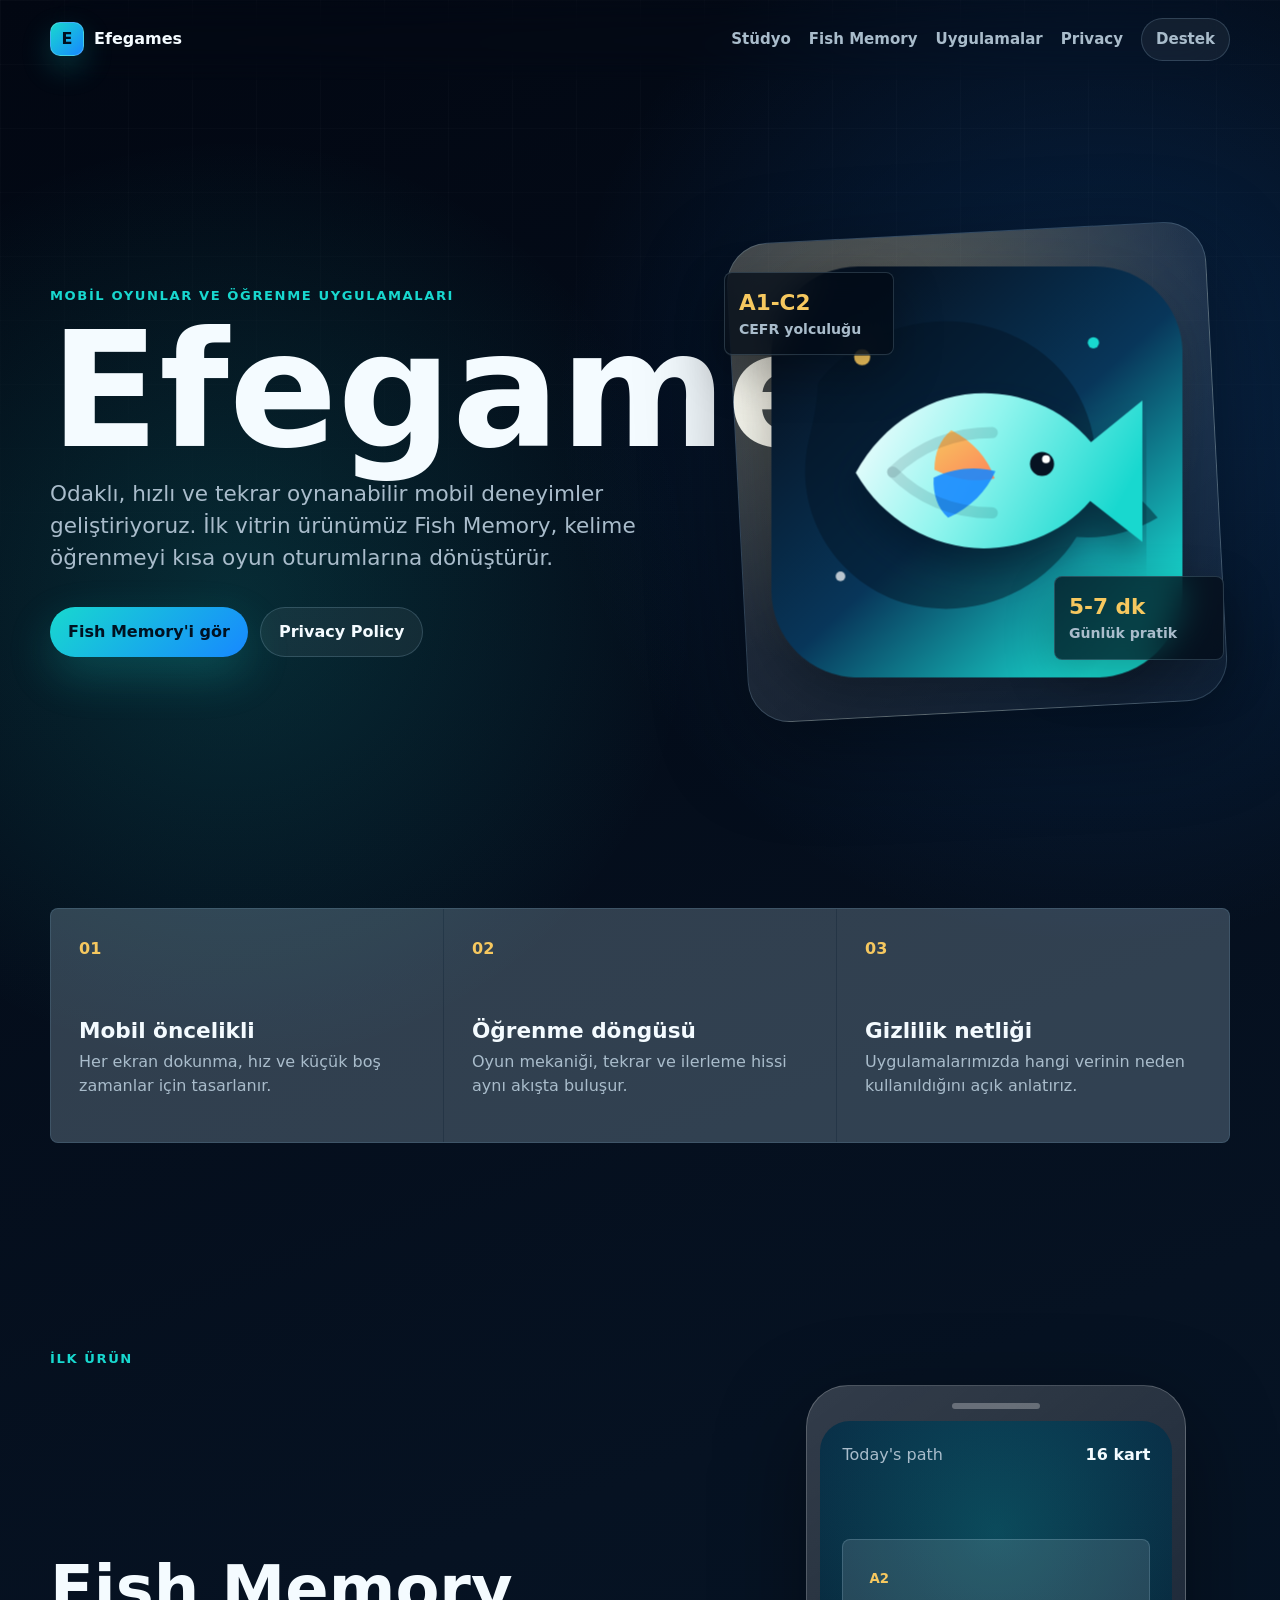
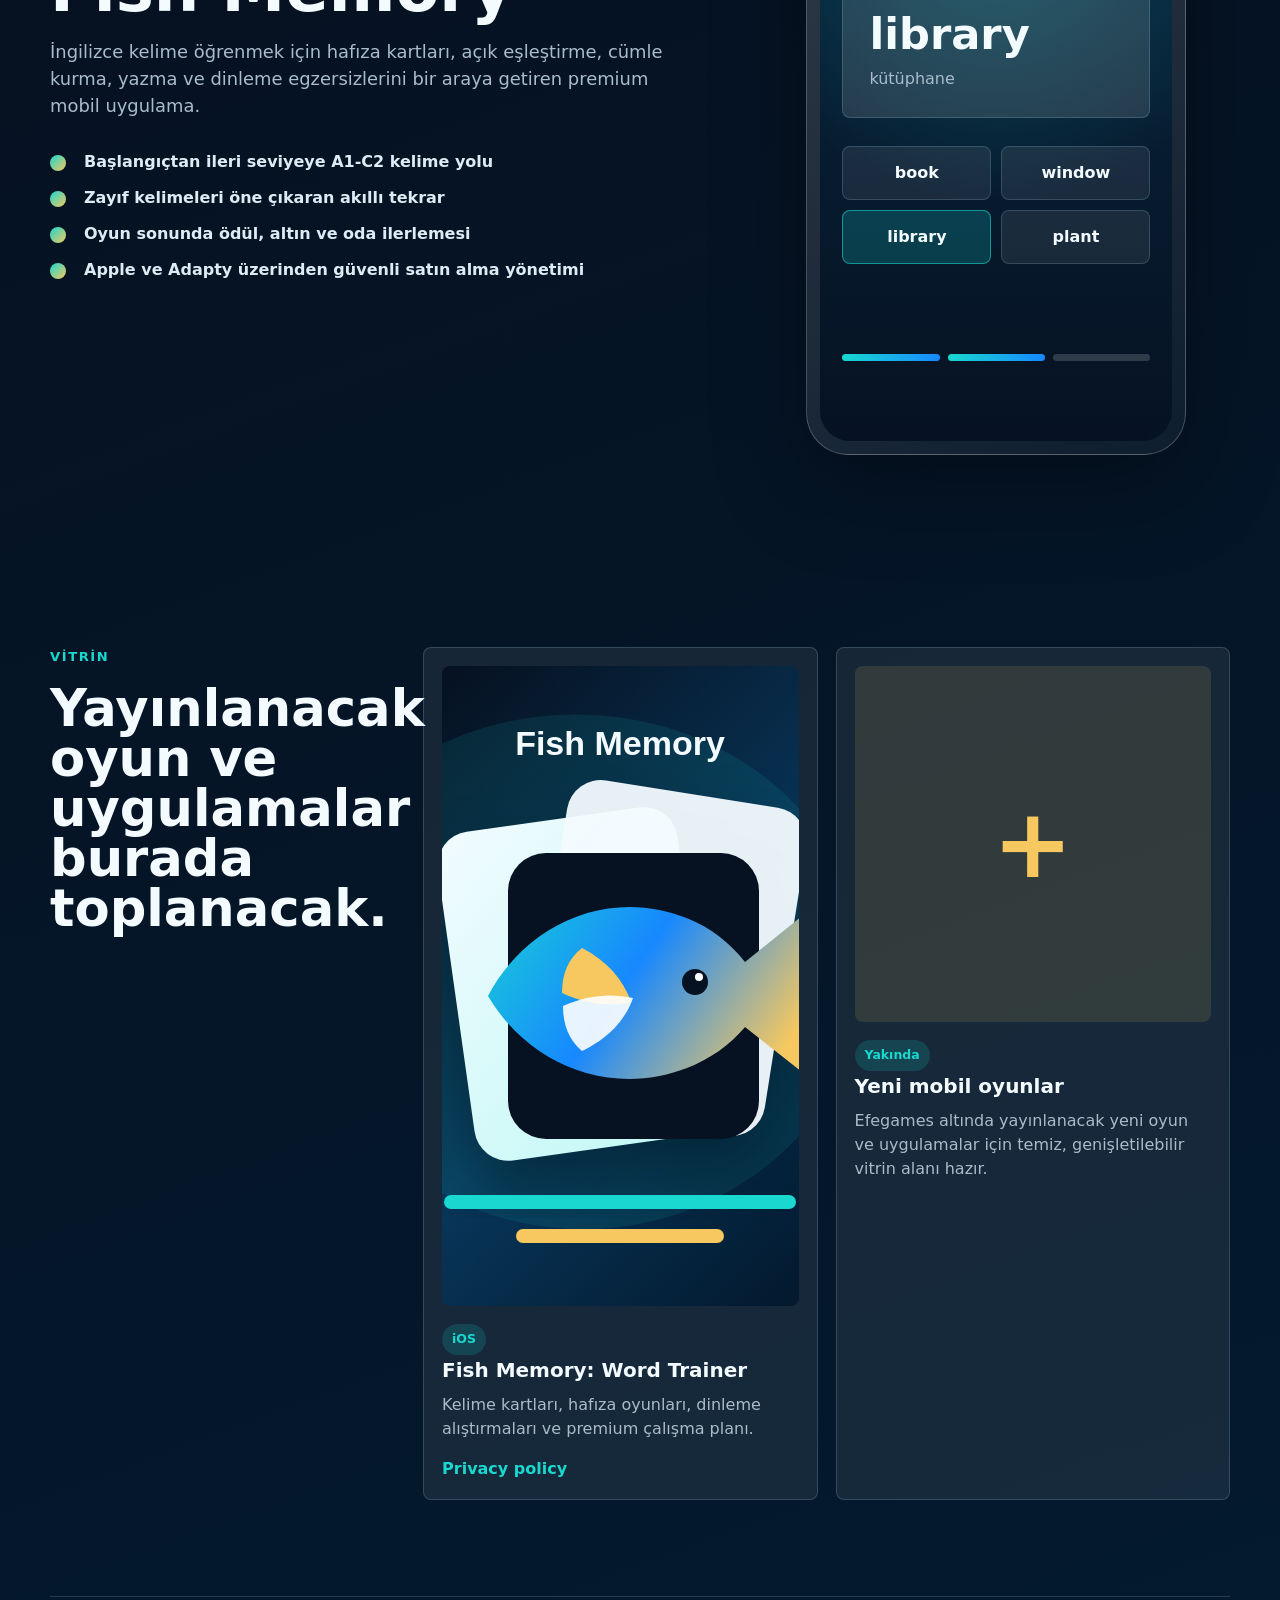
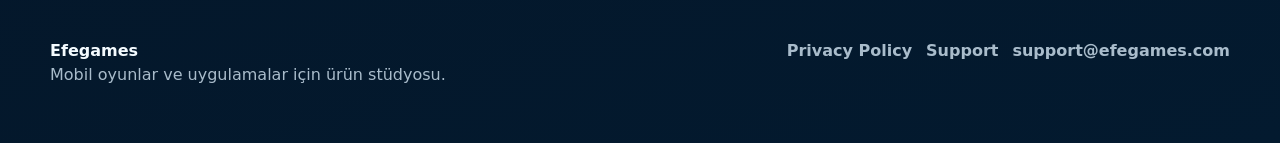
<file: index.html>
<!doctype html>
<html lang="tr">
<head>
  <meta charset="utf-8">
  <meta name="viewport" content="width=device-width, initial-scale=1">
  <title>Efegames | Mobil oyun ve uygulama stüdyosu</title>
  <meta name="description" content="Efegames mobil oyunlar ve öğrenme uygulamaları geliştirir. İlk ürünümüz Fish Memory ile kelime öğrenmeyi kısa, akıllı ve oyun gibi hissettiren oturumlara dönüştürüyoruz.">
  <meta name="theme-color" content="#061222">
  <link rel="icon" type="image/svg+xml" href="data:image/svg+xml,%3Csvg xmlns='http://www.w3.org/2000/svg' viewBox='0 0 64 64'%3E%3Crect width='64' height='64' rx='14' fill='%23061222'/%3E%3Cpath d='M13 32c8-13 23-17 37-8l8-7v30l-8-7c-14 9-29 5-37-8Z' fill='%2318d8cf'/%3E%3Cpath d='M25 23h13a9 9 0 0 1 0 18H25a9 9 0 0 1 0-18Z' fill='%23ffffff' opacity='.9'/%3E%3Ccircle cx='40' cy='32' r='3' fill='%23f6c85f'/%3E%3C/svg%3E">
  <link rel="preload" href="assets/fish-memory-icon.svg" as="image">
  <link rel="stylesheet" href="styles.css">
</head>
<body>
  <header class="site-header" data-header>
    <a class="brand" href="#top" aria-label="Efegames ana sayfa">
      <span class="brand-mark">E</span>
      <span>Efegames</span>
    </a>
    <nav class="main-nav" aria-label="Ana navigasyon">
      <a href="#studio">Stüdyo</a>
      <a href="#fish-memory">Fish Memory</a>
      <a href="#apps">Uygulamalar</a>
      <a href="privacy.html">Privacy</a>
      <a class="nav-pill" href="support.html">Destek</a>
    </nav>
  </header>

  <main id="top">
    <section class="hero" aria-labelledby="hero-title">
      <div class="hero-copy">
        <p class="eyebrow">Mobil oyunlar ve öğrenme uygulamaları</p>
        <h1 id="hero-title">Efegames</h1>
        <p class="hero-lede">Odaklı, hızlı ve tekrar oynanabilir mobil deneyimler geliştiriyoruz. İlk vitrin ürünümüz Fish Memory, kelime öğrenmeyi kısa oyun oturumlarına dönüştürür.</p>
        <div class="hero-actions">
          <a class="button primary" href="#fish-memory">Fish Memory'i gör</a>
          <a class="button ghost" href="privacy.html">Privacy Policy</a>
        </div>
      </div>

      <div class="hero-stage" aria-label="Fish Memory ürün vitrini">
        <div class="app-orbit">
          <img src="assets/fish-memory-icon.svg" alt="Fish Memory uygulama ikonu" width="512" height="512">
        </div>
        <div class="signal-card signal-one">
          <span>A1-C2</span>
          <strong>CEFR yolculuğu</strong>
        </div>
        <div class="signal-card signal-two">
          <span>5-7 dk</span>
          <strong>Günlük pratik</strong>
        </div>
      </div>
    </section>

    <section class="studio-strip" id="studio" aria-label="Efegames odak alanları">
      <article>
        <span class="metric">01</span>
        <h2>Mobil öncelikli</h2>
        <p>Her ekran dokunma, hız ve küçük boş zamanlar için tasarlanır.</p>
      </article>
      <article>
        <span class="metric">02</span>
        <h2>Öğrenme döngüsü</h2>
        <p>Oyun mekaniği, tekrar ve ilerleme hissi aynı akışta buluşur.</p>
      </article>
      <article>
        <span class="metric">03</span>
        <h2>Gizlilik netliği</h2>
        <p>Uygulamalarımızda hangi verinin neden kullanıldığını açık anlatırız.</p>
      </article>
    </section>

    <section class="product-section" id="fish-memory" aria-labelledby="fish-title">
      <div class="section-kicker">İlk ürün</div>
      <div class="product-grid">
        <div class="product-copy">
          <h2 id="fish-title">Fish Memory</h2>
          <p>İngilizce kelime öğrenmek için hafıza kartları, açık eşleştirme, cümle kurma, yazma ve dinleme egzersizlerini bir araya getiren premium mobil uygulama.</p>
          <ul class="feature-list">
            <li>Başlangıçtan ileri seviyeye A1-C2 kelime yolu</li>
            <li>Zayıf kelimeleri öne çıkaran akıllı tekrar</li>
            <li>Oyun sonunda ödül, altın ve oda ilerlemesi</li>
            <li>Apple ve Adapty üzerinden güvenli satın alma yönetimi</li>
          </ul>
        </div>
        <div class="phone-shell" aria-label="Fish Memory örnek ekranı">
          <div class="phone-top"></div>
          <div class="screen">
            <div class="screen-header">
              <span>Today's path</span>
              <strong>16 kart</strong>
            </div>
            <div class="word-card active">
              <small>A2</small>
              <span>library</span>
              <em>kütüphane</em>
            </div>
            <div class="choice-grid">
              <button type="button">book</button>
              <button type="button">window</button>
              <button type="button">library</button>
              <button type="button">plant</button>
            </div>
            <div class="progress-row">
              <span></span>
              <span></span>
              <span></span>
            </div>
          </div>
        </div>
      </div>
    </section>

    <section class="apps-section" id="apps" aria-labelledby="apps-title">
      <div>
        <p class="eyebrow">Vitrin</p>
        <h2 id="apps-title">Yayınlanacak oyun ve uygulamalar burada toplanacak.</h2>
      </div>
      <div class="app-card">
        <img src="assets/fish-memory-logo.svg" alt="Fish Memory logo görseli" width="640" height="640">
        <div>
          <span class="badge">iOS</span>
          <h3>Fish Memory: Word Trainer</h3>
          <p>Kelime kartları, hafıza oyunları, dinleme alıştırmaları ve premium çalışma planı.</p>
          <a href="privacy.html">Privacy policy</a>
        </div>
      </div>
      <div class="app-card muted-card">
        <div class="coming-mark">+</div>
        <div>
          <span class="badge">Yakında</span>
          <h3>Yeni mobil oyunlar</h3>
          <p>Efegames altında yayınlanacak yeni oyun ve uygulamalar için temiz, genişletilebilir vitrin alanı hazır.</p>
        </div>
      </div>
    </section>
  </main>

  <footer class="site-footer">
    <div>
      <strong>Efegames</strong>
      <p>Mobil oyunlar ve uygulamalar için ürün stüdyosu.</p>
    </div>
    <nav aria-label="Alt navigasyon">
      <a href="privacy.html">Privacy Policy</a>
      <a href="support.html">Support</a>
      <a href="mailto:support@efegames.com">support@efegames.com</a>
    </nav>
  </footer>

  <script src="site.js"></script>
</body>
</html>
</file>
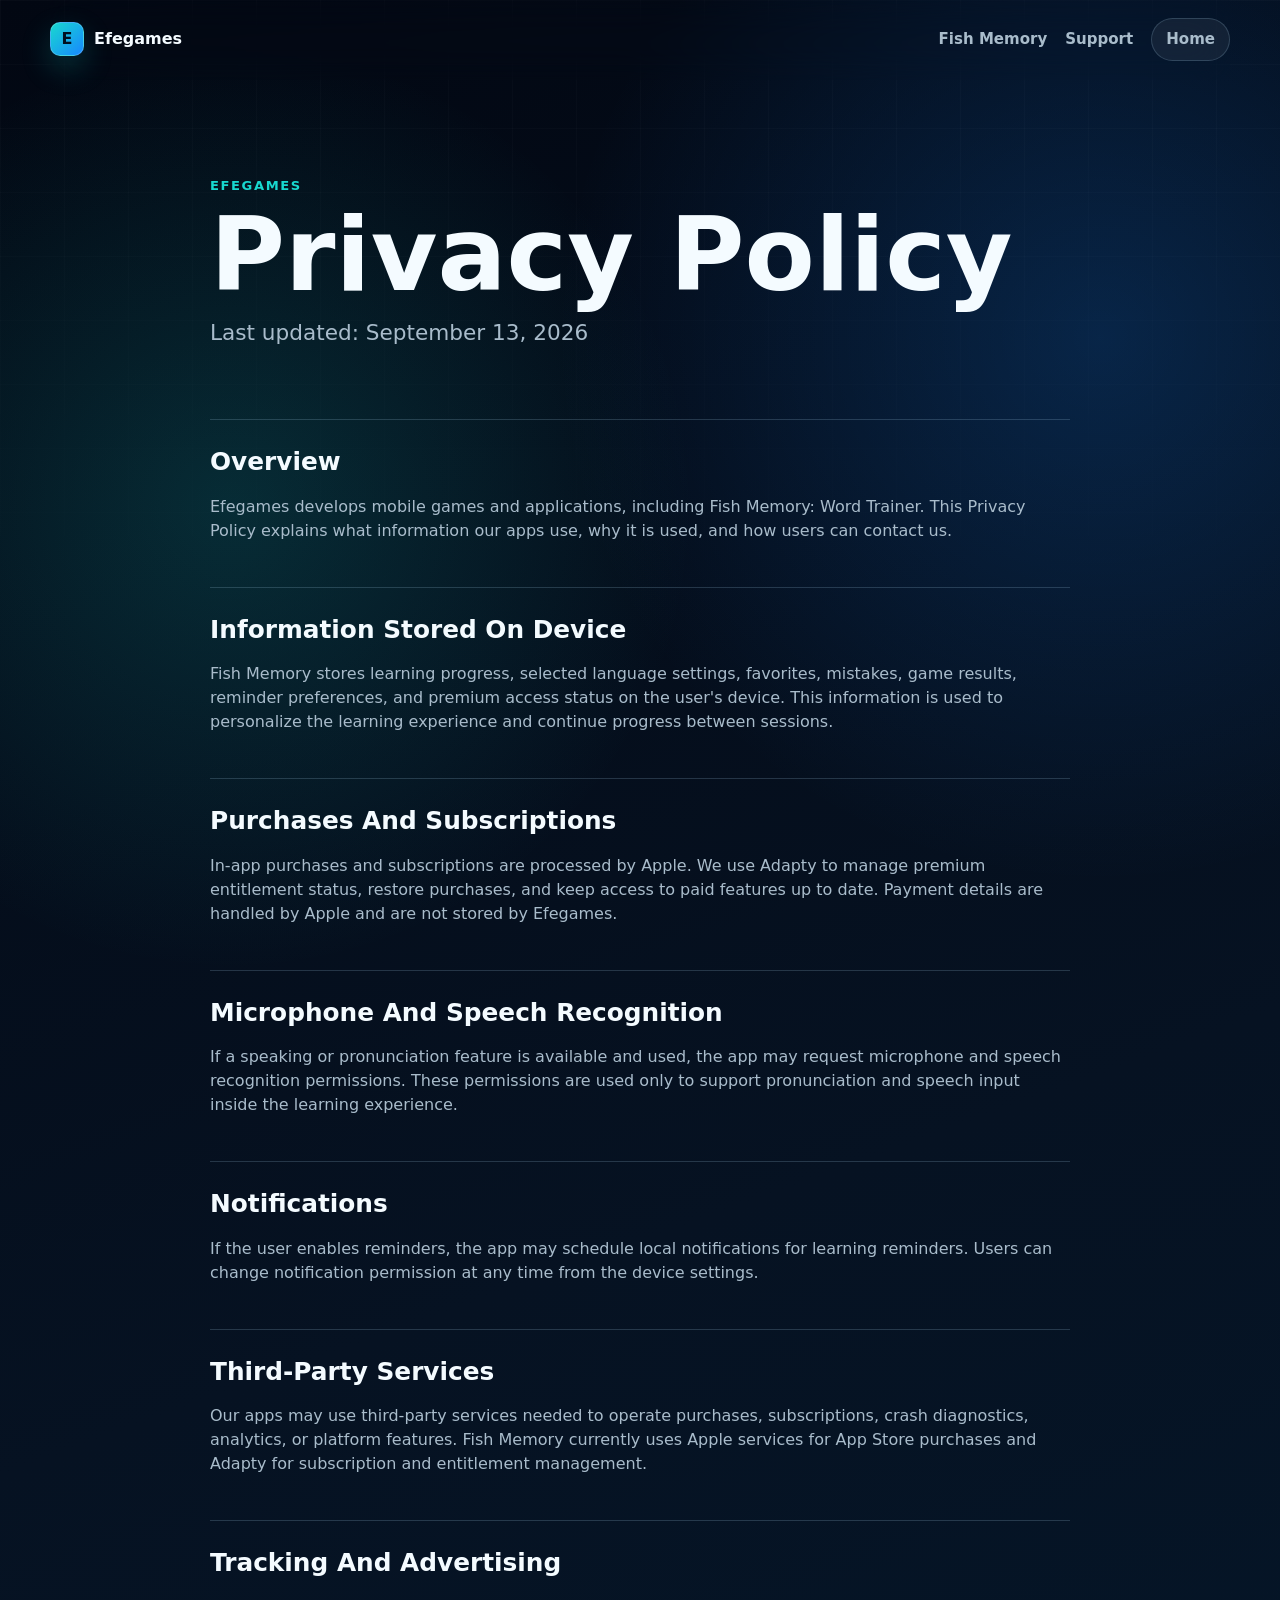
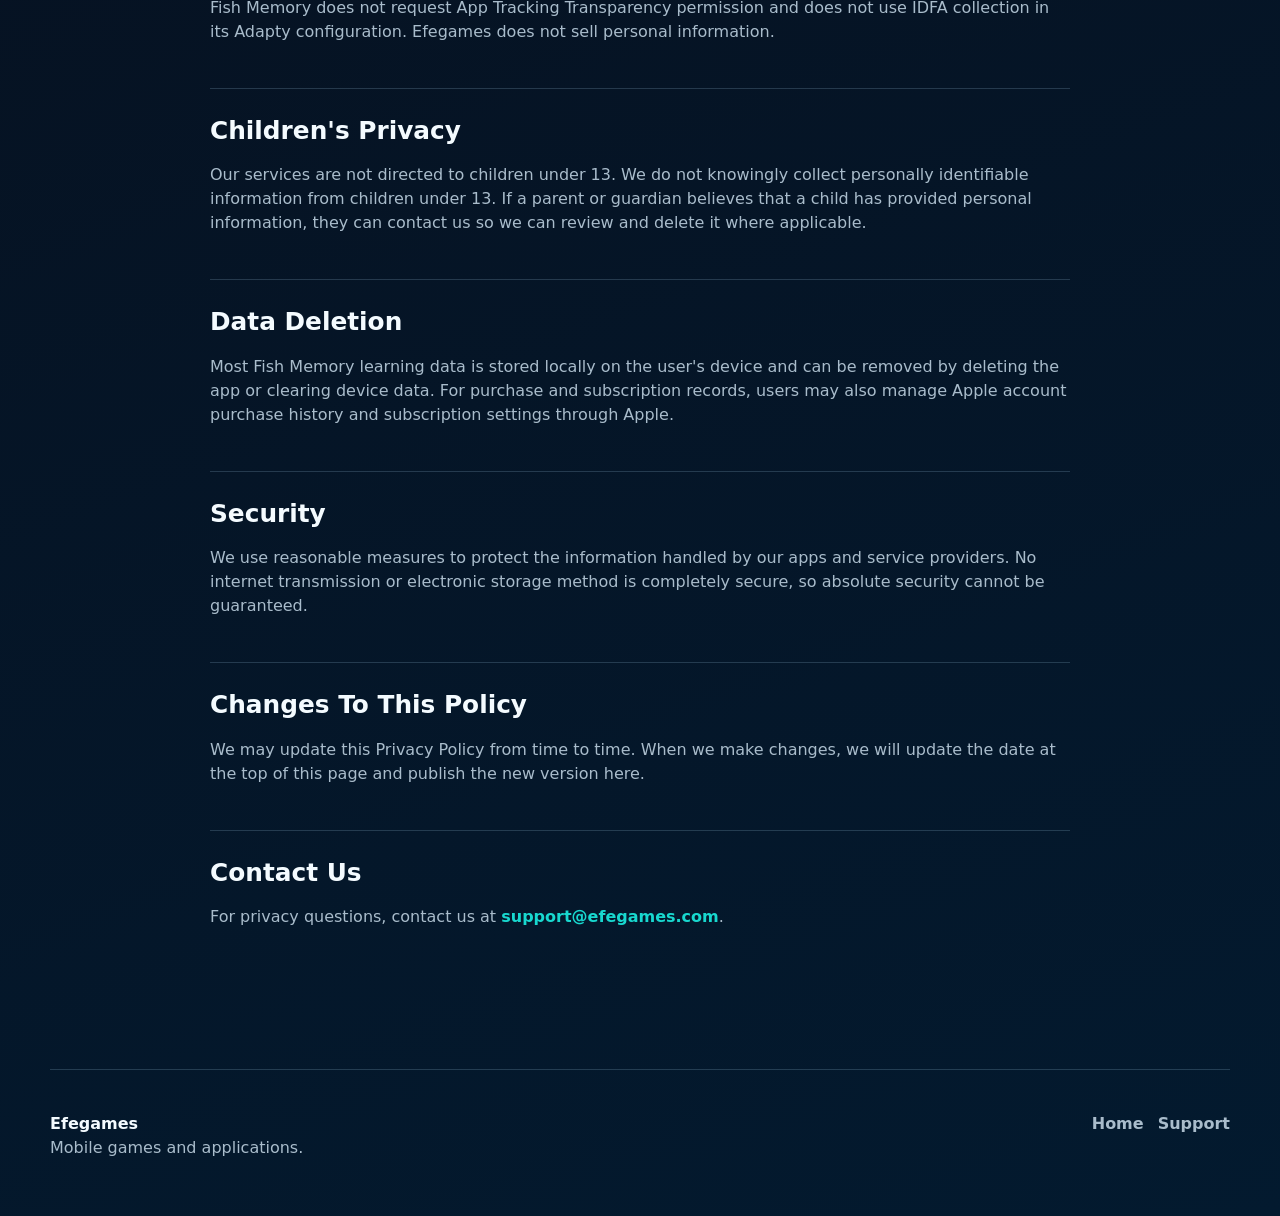
<file: privacy.html>
<!doctype html>
<html lang="en">
<head>
  <meta charset="utf-8">
  <meta name="viewport" content="width=device-width, initial-scale=1">
  <title>Privacy Policy | Efegames</title>
  <meta name="description" content="Privacy Policy for Efegames mobile games and applications, including Fish Memory.">
  <meta name="theme-color" content="#061222">
  <link rel="icon" type="image/svg+xml" href="data:image/svg+xml,%3Csvg xmlns='http://www.w3.org/2000/svg' viewBox='0 0 64 64'%3E%3Crect width='64' height='64' rx='14' fill='%23061222'/%3E%3Cpath d='M13 32c8-13 23-17 37-8l8-7v30l-8-7c-14 9-29 5-37-8Z' fill='%2318d8cf'/%3E%3Cpath d='M25 23h13a9 9 0 0 1 0 18H25a9 9 0 0 1 0-18Z' fill='%23ffffff' opacity='.9'/%3E%3Ccircle cx='40' cy='32' r='3' fill='%23f6c85f'/%3E%3C/svg%3E">
  <link rel="stylesheet" href="styles.css">
</head>
<body>
  <header class="site-header" data-header>
    <a class="brand" href="index.html" aria-label="Efegames home">
      <span class="brand-mark">E</span>
      <span>Efegames</span>
    </a>
    <nav class="main-nav" aria-label="Main navigation">
      <a href="index.html#fish-memory">Fish Memory</a>
      <a href="support.html">Support</a>
      <a class="nav-pill" href="index.html">Home</a>
    </nav>
  </header>

  <main class="legal-main">
    <section class="legal-hero">
      <p class="eyebrow">Efegames</p>
      <h1>Privacy Policy</h1>
      <p class="hero-lede">Last updated: September 13, 2026</p>
    </section>

    <article class="legal-copy">
      <section>
        <h2>Overview</h2>
        <p>Efegames develops mobile games and applications, including Fish Memory: Word Trainer. This Privacy Policy explains what information our apps use, why it is used, and how users can contact us.</p>
      </section>

      <section>
        <h2>Information Stored On Device</h2>
        <p>Fish Memory stores learning progress, selected language settings, favorites, mistakes, game results, reminder preferences, and premium access status on the user's device. This information is used to personalize the learning experience and continue progress between sessions.</p>
      </section>

      <section>
        <h2>Purchases And Subscriptions</h2>
        <p>In-app purchases and subscriptions are processed by Apple. We use Adapty to manage premium entitlement status, restore purchases, and keep access to paid features up to date. Payment details are handled by Apple and are not stored by Efegames.</p>
      </section>

      <section>
        <h2>Microphone And Speech Recognition</h2>
        <p>If a speaking or pronunciation feature is available and used, the app may request microphone and speech recognition permissions. These permissions are used only to support pronunciation and speech input inside the learning experience.</p>
      </section>

      <section>
        <h2>Notifications</h2>
        <p>If the user enables reminders, the app may schedule local notifications for learning reminders. Users can change notification permission at any time from the device settings.</p>
      </section>

      <section>
        <h2>Third-Party Services</h2>
        <p>Our apps may use third-party services needed to operate purchases, subscriptions, crash diagnostics, analytics, or platform features. Fish Memory currently uses Apple services for App Store purchases and Adapty for subscription and entitlement management.</p>
      </section>

      <section>
        <h2>Tracking And Advertising</h2>
        <p>Fish Memory does not request App Tracking Transparency permission and does not use IDFA collection in its Adapty configuration. Efegames does not sell personal information.</p>
      </section>

      <section>
        <h2>Children's Privacy</h2>
        <p>Our services are not directed to children under 13. We do not knowingly collect personally identifiable information from children under 13. If a parent or guardian believes that a child has provided personal information, they can contact us so we can review and delete it where applicable.</p>
      </section>

      <section>
        <h2>Data Deletion</h2>
        <p>Most Fish Memory learning data is stored locally on the user's device and can be removed by deleting the app or clearing device data. For purchase and subscription records, users may also manage Apple account purchase history and subscription settings through Apple.</p>
      </section>

      <section>
        <h2>Security</h2>
        <p>We use reasonable measures to protect the information handled by our apps and service providers. No internet transmission or electronic storage method is completely secure, so absolute security cannot be guaranteed.</p>
      </section>

      <section>
        <h2>Changes To This Policy</h2>
        <p>We may update this Privacy Policy from time to time. When we make changes, we will update the date at the top of this page and publish the new version here.</p>
      </section>

      <section>
        <h2>Contact Us</h2>
        <p>For privacy questions, contact us at <a href="mailto:support@efegames.com">support@efegames.com</a>.</p>
      </section>
    </article>
  </main>

  <footer class="site-footer">
    <div>
      <strong>Efegames</strong>
      <p>Mobile games and applications.</p>
    </div>
    <nav aria-label="Footer navigation">
      <a href="index.html">Home</a>
      <a href="support.html">Support</a>
    </nav>
  </footer>

  <script src="site.js"></script>
</body>
</html>
</file>
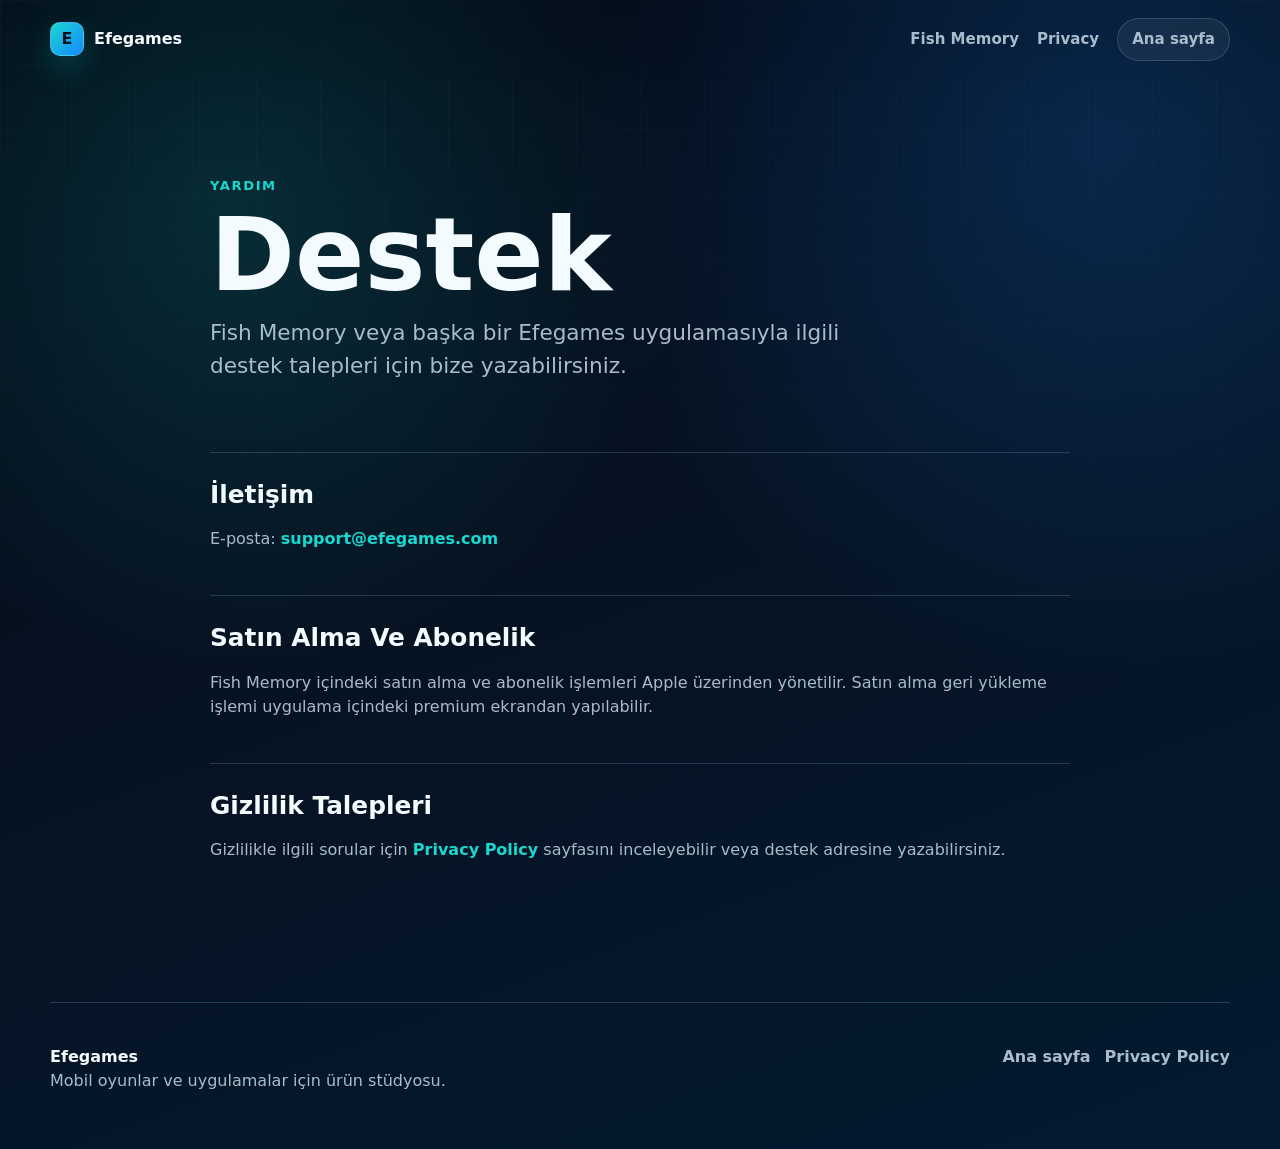
<file: support.html>
<!doctype html>
<html lang="tr">
<head>
  <meta charset="utf-8">
  <meta name="viewport" content="width=device-width, initial-scale=1">
  <title>Destek | Efegames</title>
  <meta name="description" content="Efegames ve Fish Memory için destek kanalları.">
  <meta name="theme-color" content="#061222">
  <link rel="icon" type="image/svg+xml" href="data:image/svg+xml,%3Csvg xmlns='http://www.w3.org/2000/svg' viewBox='0 0 64 64'%3E%3Crect width='64' height='64' rx='14' fill='%23061222'/%3E%3Cpath d='M13 32c8-13 23-17 37-8l8-7v30l-8-7c-14 9-29 5-37-8Z' fill='%2318d8cf'/%3E%3Cpath d='M25 23h13a9 9 0 0 1 0 18H25a9 9 0 0 1 0-18Z' fill='%23ffffff' opacity='.9'/%3E%3Ccircle cx='40' cy='32' r='3' fill='%23f6c85f'/%3E%3C/svg%3E">
  <link rel="stylesheet" href="styles.css">
</head>
<body>
  <header class="site-header" data-header>
    <a class="brand" href="index.html" aria-label="Efegames ana sayfa">
      <span class="brand-mark">E</span>
      <span>Efegames</span>
    </a>
    <nav class="main-nav" aria-label="Ana navigasyon">
      <a href="index.html#fish-memory">Fish Memory</a>
      <a href="privacy.html">Privacy</a>
      <a class="nav-pill" href="index.html">Ana sayfa</a>
    </nav>
  </header>

  <main class="legal-main">
    <section class="legal-hero">
      <p class="eyebrow">Yardım</p>
      <h1>Destek</h1>
      <p class="hero-lede">Fish Memory veya başka bir Efegames uygulamasıyla ilgili destek talepleri için bize yazabilirsiniz.</p>
    </section>

    <article class="legal-copy">
      <section>
        <h2>İletişim</h2>
        <p>E-posta: <a href="mailto:support@efegames.com">support@efegames.com</a></p>
      </section>

      <section>
        <h2>Satın Alma Ve Abonelik</h2>
        <p>Fish Memory içindeki satın alma ve abonelik işlemleri Apple üzerinden yönetilir. Satın alma geri yükleme işlemi uygulama içindeki premium ekrandan yapılabilir.</p>
      </section>

      <section>
        <h2>Gizlilik Talepleri</h2>
        <p>Gizlilikle ilgili sorular için <a href="privacy.html">Privacy Policy</a> sayfasını inceleyebilir veya destek adresine yazabilirsiniz.</p>
      </section>
    </article>
  </main>

  <footer class="site-footer">
    <div>
      <strong>Efegames</strong>
      <p>Mobil oyunlar ve uygulamalar için ürün stüdyosu.</p>
    </div>
    <nav aria-label="Alt navigasyon">
      <a href="index.html">Ana sayfa</a>
      <a href="privacy.html">Privacy Policy</a>
    </nav>
  </footer>

  <script src="site.js"></script>
</body>
</html>
</file>
<file: styles.css>
:root {
  color-scheme: dark;
  --bg: #061222;
  --bg-deep: #020712;
  --ink: #f4fbff;
  --muted: #a9bccb;
  --line: rgba(181, 226, 255, 0.18);
  --cyan: #18d8cf;
  --blue: #1788ff;
  --gold: #f6c85f;
  --coral: #ff7a59;
  --surface: rgba(255, 255, 255, 0.075);
  --surface-strong: rgba(255, 255, 255, 0.12);
  --shadow: 0 28px 90px rgba(0, 0, 0, 0.38);
}

* {
  box-sizing: border-box;
}

html {
  scroll-behavior: smooth;
}

body {
  margin: 0;
  background:
    radial-gradient(circle at 18% 18%, rgba(24, 216, 207, 0.16), transparent 29rem),
    radial-gradient(circle at 86% 12%, rgba(23, 136, 255, 0.2), transparent 34rem),
    linear-gradient(160deg, var(--bg-deep), var(--bg) 45%, #031a2f);
  color: var(--ink);
  font-family: Inter, ui-sans-serif, system-ui, -apple-system, BlinkMacSystemFont, "Segoe UI", sans-serif;
  line-height: 1.5;
  min-height: 100vh;
}

body::before {
  content: "";
  position: fixed;
  inset: 0;
  pointer-events: none;
  background-image:
    linear-gradient(rgba(255,255,255,0.035) 1px, transparent 1px),
    linear-gradient(90deg, rgba(255,255,255,0.035) 1px, transparent 1px);
  background-size: 64px 64px;
  mask-image: linear-gradient(to bottom, rgba(0,0,0,0.65), transparent 80%);
}

a {
  color: inherit;
  text-decoration: none;
}

.site-header {
  position: sticky;
  top: 0;
  z-index: 20;
  display: flex;
  align-items: center;
  justify-content: space-between;
  gap: 24px;
  width: min(1180px, calc(100% - 32px));
  margin: 0 auto;
  padding: 18px 0;
  backdrop-filter: blur(18px);
}

.brand {
  display: inline-flex;
  align-items: center;
  gap: 10px;
  font-weight: 800;
  letter-spacing: 0;
}

.brand-mark {
  display: grid;
  place-items: center;
  width: 34px;
  height: 34px;
  border: 1px solid rgba(255,255,255,0.2);
  border-radius: 10px;
  background: linear-gradient(135deg, var(--cyan), var(--blue));
  color: #001121;
  box-shadow: 0 12px 30px rgba(24, 216, 207, 0.22);
}

.main-nav {
  display: flex;
  align-items: center;
  gap: 18px;
  color: var(--muted);
  font-size: 0.94rem;
  font-weight: 650;
}

.main-nav a {
  transition: color 160ms ease, border-color 160ms ease, background 160ms ease;
}

.main-nav a:hover,
.main-nav a:focus-visible {
  color: var(--ink);
}

.nav-pill {
  border: 1px solid var(--line);
  border-radius: 999px;
  padding: 9px 14px;
  background: rgba(255,255,255,0.06);
}

main {
  width: min(1180px, calc(100% - 32px));
  margin: 0 auto;
}

.hero {
  min-height: calc(100vh - 72px);
  display: grid;
  grid-template-columns: minmax(0, 0.98fr) minmax(320px, 0.8fr);
  align-items: center;
  gap: 54px;
  padding: 48px 0 92px;
}

.eyebrow,
.section-kicker {
  margin: 0 0 16px;
  color: var(--cyan);
  font-size: 0.82rem;
  font-weight: 850;
  letter-spacing: 0.12em;
  text-transform: uppercase;
}

h1,
h2,
h3,
p {
  margin-top: 0;
}

h1 {
  margin-bottom: 18px;
  font-size: clamp(4.3rem, 14vw, 10rem);
  line-height: 0.86;
  letter-spacing: 0;
}

h2 {
  margin-bottom: 18px;
  font-size: clamp(2.2rem, 5vw, 4.8rem);
  line-height: 0.98;
  letter-spacing: 0;
}

h3 {
  margin-bottom: 8px;
  font-size: 1.25rem;
}

.hero-lede {
  max-width: 680px;
  color: var(--muted);
  font-size: clamp(1.08rem, 2vw, 1.35rem);
}

.hero-actions {
  display: flex;
  flex-wrap: wrap;
  gap: 12px;
  margin-top: 32px;
}

.button {
  display: inline-flex;
  align-items: center;
  justify-content: center;
  min-height: 46px;
  border-radius: 999px;
  padding: 12px 18px;
  font-weight: 800;
}

.button.primary {
  background: linear-gradient(135deg, var(--cyan), var(--blue));
  color: #001121;
  box-shadow: 0 18px 45px rgba(24, 216, 207, 0.22);
}

.button.ghost {
  border: 1px solid var(--line);
  background: rgba(255,255,255,0.06);
  color: var(--ink);
}

.hero-stage {
  position: relative;
  display: grid;
  place-items: center;
  min-height: 540px;
}

.app-orbit {
  position: relative;
  width: min(100%, 480px);
  aspect-ratio: 1;
  border: 1px solid var(--line);
  border-radius: 42px;
  background:
    linear-gradient(145deg, rgba(255,255,255,0.16), rgba(255,255,255,0.04)),
    radial-gradient(circle at 34% 26%, rgba(246, 200, 95, 0.26), transparent 20rem);
  box-shadow: var(--shadow);
  overflow: hidden;
  transform: rotate(-3deg);
}

.app-orbit img {
  width: 100%;
  height: 100%;
  object-fit: cover;
  display: block;
  transform: scale(0.86) rotate(3deg);
  filter: drop-shadow(0 28px 34px rgba(0,0,0,0.32));
}

.signal-card {
  position: absolute;
  width: 170px;
  border: 1px solid var(--line);
  border-radius: 8px;
  padding: 14px;
  background: rgba(2, 10, 21, 0.72);
  backdrop-filter: blur(18px);
  box-shadow: 0 18px 48px rgba(0,0,0,0.26);
}

.signal-card span {
  display: block;
  color: var(--gold);
  font-size: 1.35rem;
  font-weight: 900;
}

.signal-card strong {
  display: block;
  color: var(--muted);
  font-size: 0.88rem;
}

.signal-one {
  top: 70px;
  left: 0;
}

.signal-two {
  right: 6px;
  bottom: 82px;
}

.studio-strip {
  display: grid;
  grid-template-columns: repeat(3, minmax(0, 1fr));
  gap: 1px;
  margin-bottom: 110px;
  border: 1px solid var(--line);
  border-radius: 8px;
  overflow: hidden;
  background: var(--line);
}

.studio-strip article {
  min-height: 220px;
  padding: 28px;
  background: rgba(255,255,255,0.055);
}

.metric {
  display: inline-block;
  margin-bottom: 58px;
  color: var(--gold);
  font-weight: 900;
}

.studio-strip h2 {
  margin-bottom: 8px;
  font-size: 1.35rem;
  line-height: 1.1;
}

.studio-strip p,
.product-copy p,
.app-card p,
.legal-copy p,
.legal-copy li {
  color: var(--muted);
}

.product-section,
.apps-section,
.legal-hero,
.legal-copy {
  padding: 96px 0;
}

.product-grid {
  display: grid;
  grid-template-columns: minmax(0, 1fr) minmax(300px, 0.72fr);
  gap: 64px;
  align-items: center;
}

.product-copy p {
  max-width: 620px;
  font-size: 1.12rem;
}

.feature-list {
  display: grid;
  gap: 12px;
  margin: 30px 0 0;
  padding: 0;
  list-style: none;
}

.feature-list li {
  position: relative;
  padding-left: 34px;
  color: #dcebf4;
  font-weight: 650;
}

.feature-list li::before {
  content: "";
  position: absolute;
  left: 0;
  top: 0.35em;
  width: 16px;
  height: 16px;
  border-radius: 50%;
  background: linear-gradient(135deg, var(--cyan), var(--gold));
}

.phone-shell {
  width: min(100%, 380px);
  margin-inline: auto;
  border: 1px solid rgba(255,255,255,0.22);
  border-radius: 42px;
  padding: 13px;
  background: linear-gradient(145deg, rgba(255,255,255,0.18), rgba(255,255,255,0.04));
  box-shadow: var(--shadow);
}

.phone-top {
  width: 88px;
  height: 6px;
  margin: 4px auto 12px;
  border-radius: 999px;
  background: rgba(255,255,255,0.28);
}

.screen {
  min-height: 620px;
  border-radius: 30px;
  padding: 22px;
  background:
    radial-gradient(circle at 50% 18%, rgba(24, 216, 207, 0.22), transparent 17rem),
    linear-gradient(180deg, #082640, #061222);
}

.screen-header,
.progress-row {
  display: flex;
  justify-content: space-between;
  align-items: center;
}

.screen-header span {
  color: var(--muted);
}

.word-card {
  margin: 72px 0 28px;
  border: 1px solid var(--line);
  border-radius: 8px;
  padding: 26px;
  background: rgba(255,255,255,0.12);
}

.word-card small {
  color: var(--gold);
  font-weight: 900;
}

.word-card span {
  display: block;
  margin-top: 12px;
  font-size: 2.7rem;
  font-weight: 900;
}

.word-card em {
  color: var(--muted);
  font-style: normal;
}

.choice-grid {
  display: grid;
  grid-template-columns: repeat(2, 1fr);
  gap: 10px;
}

.choice-grid button {
  min-height: 54px;
  border: 1px solid var(--line);
  border-radius: 8px;
  background: rgba(255,255,255,0.08);
  color: var(--ink);
  font: inherit;
  font-weight: 800;
}

.choice-grid button:nth-child(3) {
  background: rgba(24, 216, 207, 0.2);
  border-color: rgba(24, 216, 207, 0.58);
}

.progress-row {
  margin-top: 90px;
  gap: 8px;
}

.progress-row span {
  height: 7px;
  flex: 1;
  border-radius: 999px;
  background: rgba(255,255,255,0.16);
}

.progress-row span:first-child,
.progress-row span:nth-child(2) {
  background: linear-gradient(90deg, var(--cyan), var(--blue));
}

.apps-section {
  display: grid;
  grid-template-columns: minmax(0, 0.9fr) repeat(2, minmax(240px, 1fr));
  gap: 18px;
  align-items: stretch;
}

.apps-section h2 {
  font-size: clamp(2rem, 4vw, 3.35rem);
}

.app-card {
  border: 1px solid var(--line);
  border-radius: 8px;
  padding: 18px;
  background: var(--surface);
}

.app-card img {
  display: block;
  width: 100%;
  aspect-ratio: 1;
  object-fit: cover;
  border-radius: 8px;
  margin-bottom: 18px;
}

.app-card a {
  color: var(--cyan);
  font-weight: 850;
}

.badge,
.coming-mark {
  display: inline-flex;
  align-items: center;
  justify-content: center;
  border-radius: 999px;
  background: rgba(24, 216, 207, 0.16);
  color: var(--cyan);
  font-size: 0.78rem;
  font-weight: 900;
  padding: 6px 10px;
}

.coming-mark {
  width: 100%;
  aspect-ratio: 1;
  border-radius: 8px;
  margin-bottom: 18px;
  color: var(--gold);
  font-size: 6rem;
  background: rgba(246, 200, 95, 0.12);
}

.site-footer {
  display: flex;
  justify-content: space-between;
  gap: 24px;
  width: min(1180px, calc(100% - 32px));
  margin: 0 auto;
  padding: 42px 0 56px;
  border-top: 1px solid var(--line);
  color: var(--muted);
}

.site-footer strong {
  color: var(--ink);
}

.site-footer p {
  margin-bottom: 0;
}

.site-footer nav {
  display: flex;
  flex-wrap: wrap;
  gap: 14px;
  justify-content: flex-end;
  font-weight: 750;
}

.legal-main {
  width: min(860px, calc(100% - 32px));
  margin: 0 auto;
}

.legal-hero {
  padding-bottom: 48px;
}

.legal-hero h1 {
  font-size: clamp(3.2rem, 8vw, 6.5rem);
}

.legal-copy {
  padding-top: 0;
}

.legal-copy section {
  border-top: 1px solid var(--line);
  padding: 28px 0;
}

.legal-copy h2 {
  font-size: 1.55rem;
  line-height: 1.15;
}

.legal-copy a {
  color: var(--cyan);
  font-weight: 850;
}

@media (max-width: 920px) {
  .main-nav {
    gap: 12px;
    font-size: 0.86rem;
  }

  .hero,
  .product-grid,
  .apps-section {
    grid-template-columns: 1fr;
  }

  .hero {
    min-height: auto;
    padding-top: 42px;
  }

  .hero-stage {
    min-height: 430px;
  }

  .app-orbit {
    width: min(88vw, 430px);
  }

  .studio-strip {
    grid-template-columns: 1fr;
  }
}

@media (max-width: 680px) {
  .site-header {
    align-items: flex-start;
  }

  .main-nav {
    justify-content: flex-end;
    flex-wrap: wrap;
  }

  .main-nav a:nth-child(1),
  .main-nav a:nth-child(3) {
    display: none;
  }

  .hero {
    gap: 22px;
    padding-bottom: 62px;
  }

  .hero-stage {
    min-height: 360px;
  }

  .signal-card {
    position: static;
    width: auto;
    margin-top: -22px;
  }

  .signal-two {
    display: none;
  }

  .product-section,
  .apps-section,
  .legal-hero,
  .legal-copy {
    padding: 64px 0;
  }

  .screen {
    min-height: 520px;
  }

  .word-card {
    margin-top: 48px;
  }

  .site-footer {
    display: block;
  }

  .site-footer nav {
    justify-content: flex-start;
    margin-top: 18px;
  }
}
</file>
